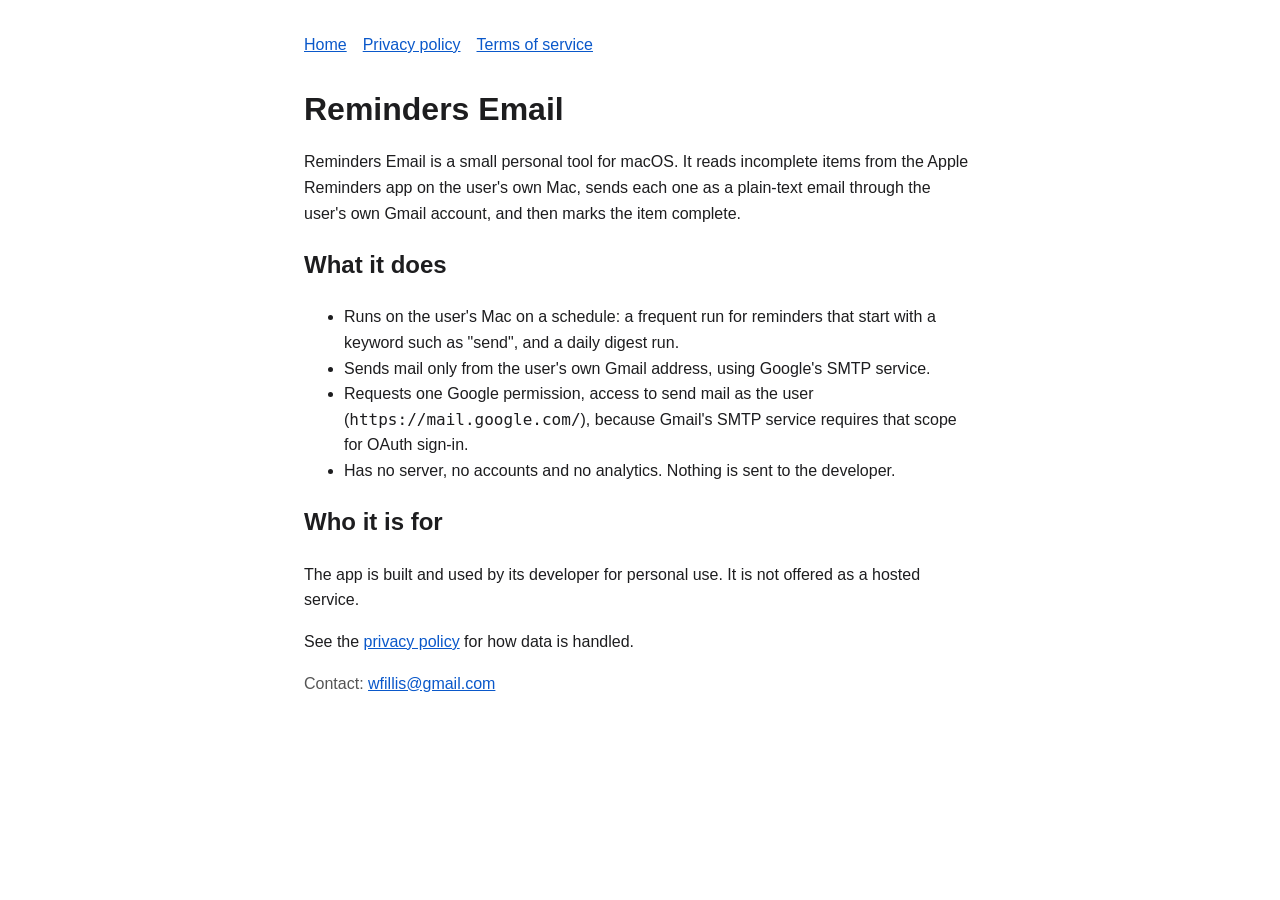
<file: index.html>
<!doctype html>
<html lang="en">
<head>
<meta charset="utf-8">
<meta name="viewport" content="width=device-width, initial-scale=1">
<title>Reminders Email</title>
<link rel="stylesheet" href="style.css">
</head>
<body>
<main>
<nav><a href="index.html">Home</a><a href="privacy.html">Privacy policy</a><a href="terms.html">Terms of service</a></nav>
<h1>Reminders Email</h1>
<p>Reminders Email is a small personal tool for macOS. It reads incomplete items from the Apple Reminders app on the user's own Mac, sends each one as a plain-text email through the user's own Gmail account, and then marks the item complete.</p>
<h2>What it does</h2>
<ul>
<li>Runs on the user's Mac on a schedule: a frequent run for reminders that start with a keyword such as "send", and a daily digest run.</li>
<li>Sends mail only from the user's own Gmail address, using Google's SMTP service.</li>
<li>Requests one Google permission, access to send mail as the user (<code>https://mail.google.com/</code>), because Gmail's SMTP service requires that scope for OAuth sign-in.</li>
<li>Has no server, no accounts and no analytics. Nothing is sent to the developer.</li>
</ul>
<h2>Who it is for</h2>
<p>The app is built and used by its developer for personal use. It is not offered as a hosted service.</p>
<p>See the <a href="privacy.html">privacy policy</a> for how data is handled.</p>
<p class="muted">Contact: <a href="mailto:wfillis@gmail.com">wfillis@gmail.com</a></p>
</main>
</body>
</html>
</file>
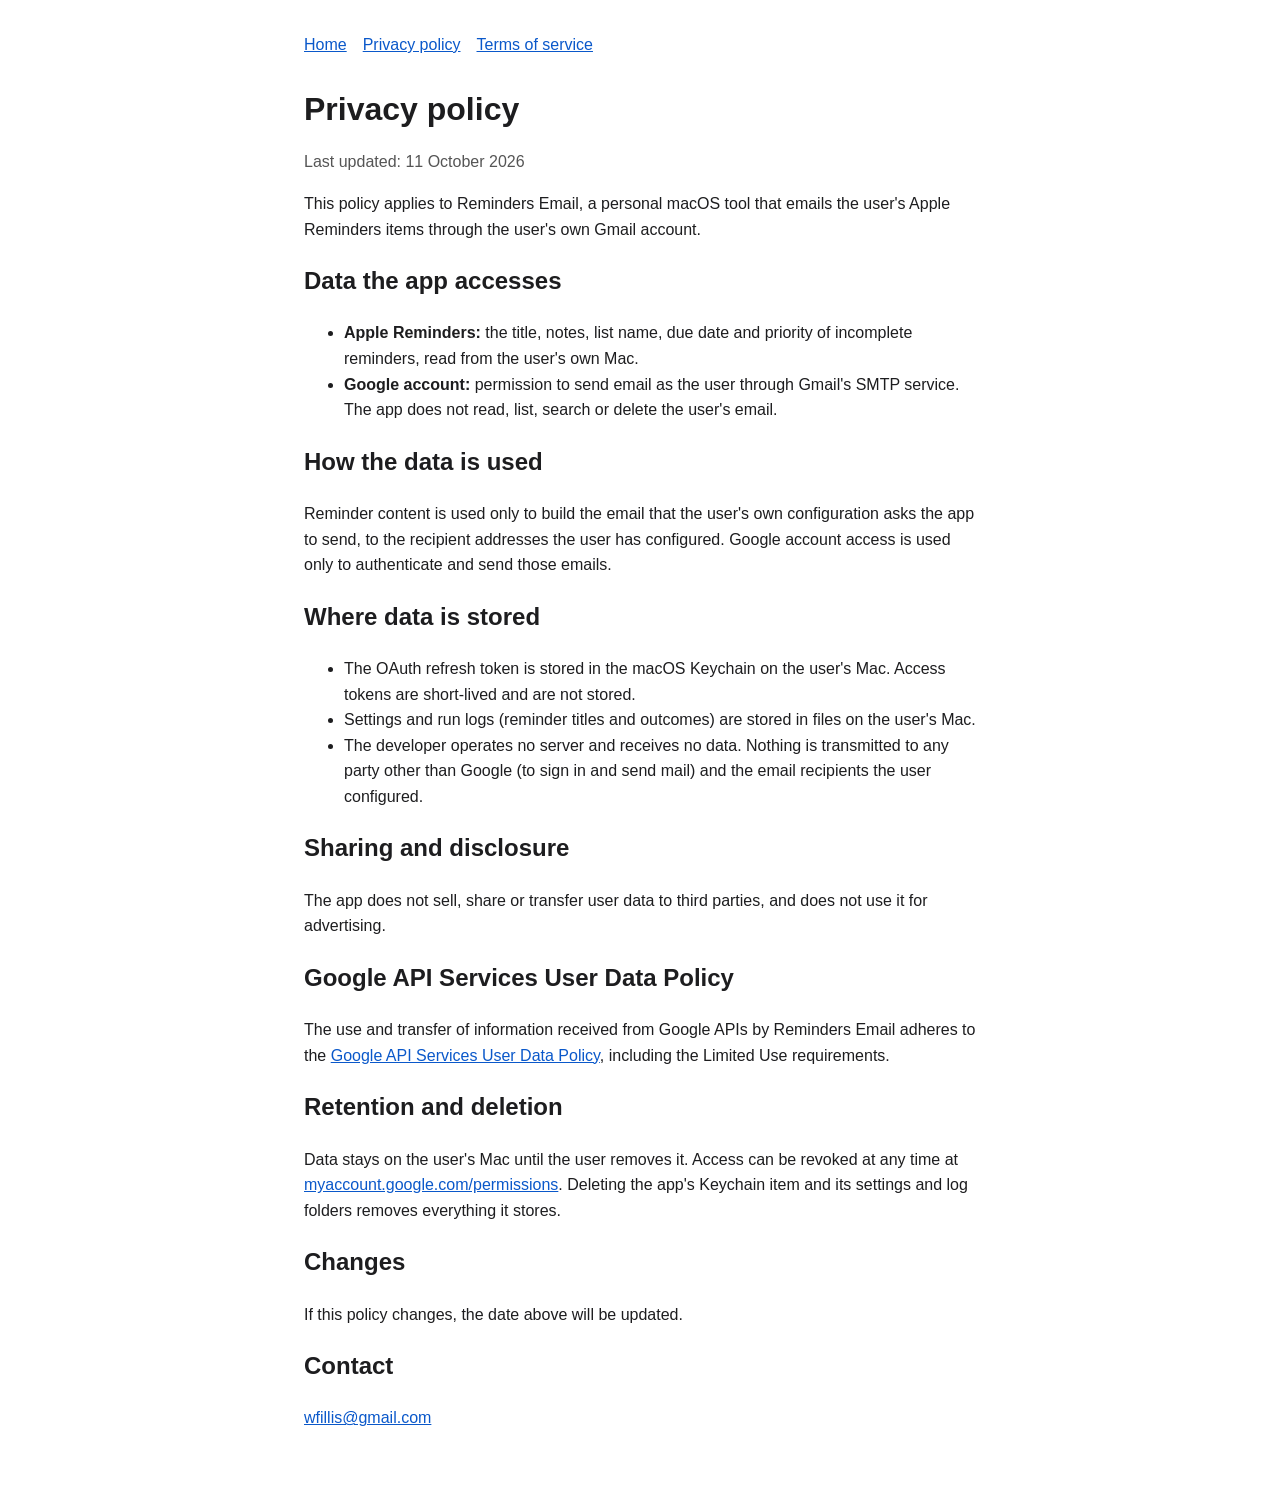
<file: privacy.html>
<!doctype html>
<html lang="en">
<head>
<meta charset="utf-8">
<meta name="viewport" content="width=device-width, initial-scale=1">
<title>Reminders Email - Privacy policy</title>
<link rel="stylesheet" href="style.css">
</head>
<body>
<main>
<nav><a href="index.html">Home</a><a href="privacy.html">Privacy policy</a><a href="terms.html">Terms of service</a></nav>
<h1>Privacy policy</h1>
<p class="muted">Last updated: 11 October 2026</p>

<p>This policy applies to Reminders Email, a personal macOS tool that emails the user's Apple Reminders items through the user's own Gmail account.</p>

<h2>Data the app accesses</h2>
<ul>
<li><strong>Apple Reminders:</strong> the title, notes, list name, due date and priority of incomplete reminders, read from the user's own Mac.</li>
<li><strong>Google account:</strong> permission to send email as the user through Gmail's SMTP service. The app does not read, list, search or delete the user's email.</li>
</ul>

<h2>How the data is used</h2>
<p>Reminder content is used only to build the email that the user's own configuration asks the app to send, to the recipient addresses the user has configured. Google account access is used only to authenticate and send those emails.</p>

<h2>Where data is stored</h2>
<ul>
<li>The OAuth refresh token is stored in the macOS Keychain on the user's Mac. Access tokens are short-lived and are not stored.</li>
<li>Settings and run logs (reminder titles and outcomes) are stored in files on the user's Mac.</li>
<li>The developer operates no server and receives no data. Nothing is transmitted to any party other than Google (to sign in and send mail) and the email recipients the user configured.</li>
</ul>

<h2>Sharing and disclosure</h2>
<p>The app does not sell, share or transfer user data to third parties, and does not use it for advertising.</p>

<h2>Google API Services User Data Policy</h2>
<p>The use and transfer of information received from Google APIs by Reminders Email adheres to the <a href="https://developers.google.com/terms/api-services-user-data-policy">Google API Services User Data Policy</a>, including the Limited Use requirements.</p>

<h2>Retention and deletion</h2>
<p>Data stays on the user's Mac until the user removes it. Access can be revoked at any time at <a href="https://myaccount.google.com/permissions">myaccount.google.com/permissions</a>. Deleting the app's Keychain item and its settings and log folders removes everything it stores.</p>

<h2>Changes</h2>
<p>If this policy changes, the date above will be updated.</p>

<h2>Contact</h2>
<p><a href="mailto:wfillis@gmail.com">wfillis@gmail.com</a></p>
</main>
</body>
</html>
</file>
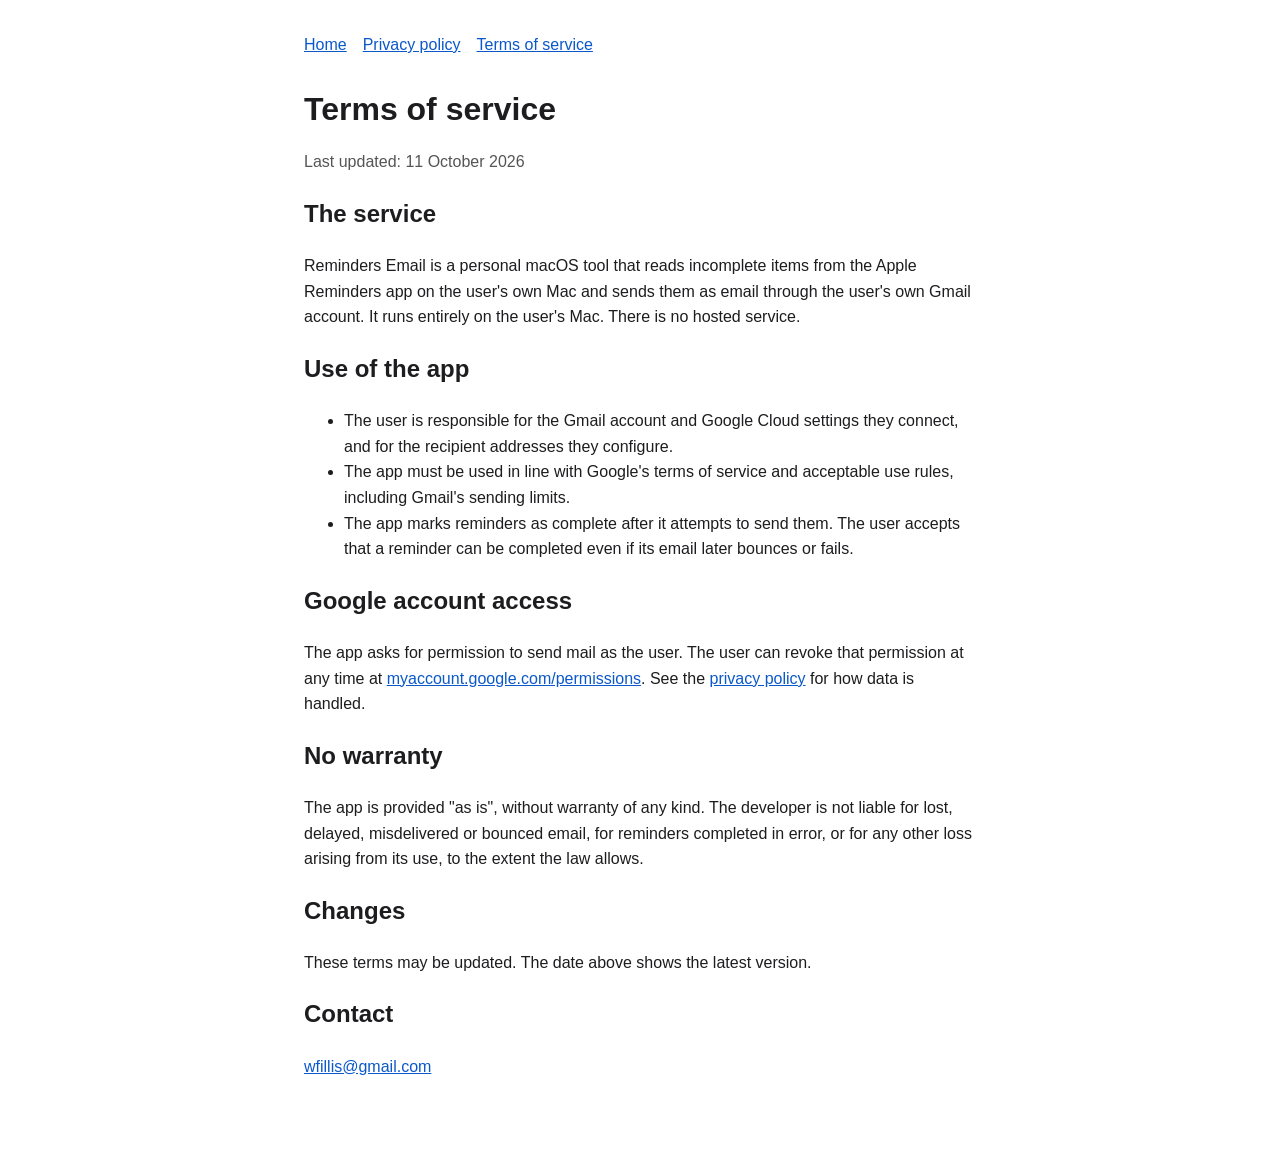
<file: terms.html>
<!doctype html>
<html lang="en">
<head>
<meta charset="utf-8">
<meta name="viewport" content="width=device-width, initial-scale=1">
<title>Reminders Email - Terms of service</title>
<link rel="stylesheet" href="style.css">
</head>
<body>
<main>
<nav><a href="index.html">Home</a><a href="privacy.html">Privacy policy</a><a href="terms.html">Terms of service</a></nav>
<h1>Terms of service</h1>
<p class="muted">Last updated: 11 October 2026</p>

<h2>The service</h2>
<p>Reminders Email is a personal macOS tool that reads incomplete items from the Apple Reminders app on the user's own Mac and sends them as email through the user's own Gmail account. It runs entirely on the user's Mac. There is no hosted service.</p>

<h2>Use of the app</h2>
<ul>
<li>The user is responsible for the Gmail account and Google Cloud settings they connect, and for the recipient addresses they configure.</li>
<li>The app must be used in line with Google's terms of service and acceptable use rules, including Gmail's sending limits.</li>
<li>The app marks reminders as complete after it attempts to send them. The user accepts that a reminder can be completed even if its email later bounces or fails.</li>
</ul>

<h2>Google account access</h2>
<p>The app asks for permission to send mail as the user. The user can revoke that permission at any time at <a href="https://myaccount.google.com/permissions">myaccount.google.com/permissions</a>. See the <a href="privacy.html">privacy policy</a> for how data is handled.</p>

<h2>No warranty</h2>
<p>The app is provided "as is", without warranty of any kind. The developer is not liable for lost, delayed, misdelivered or bounced email, for reminders completed in error, or for any other loss arising from its use, to the extent the law allows.</p>

<h2>Changes</h2>
<p>These terms may be updated. The date above shows the latest version.</p>

<h2>Contact</h2>
<p><a href="mailto:wfillis@gmail.com">wfillis@gmail.com</a></p>
</main>
</body>
</html>
</file>
<file: style.css>
:root { --bg:#ffffff; --fg:#1d1d1f; --muted:#555; --accent:#0a58ca; }
@media (prefers-color-scheme: dark) { :root { --bg:#16161a; --fg:#f2f2f5; --muted:#b0b0b8; --accent:#7db3ff; } }
body { margin:0; background:var(--bg); color:var(--fg); font:16px/1.6 -apple-system, "Segoe UI", Roboto, sans-serif; }
main { max-width:42rem; margin:0 auto; padding:2rem 1rem 4rem; }
a { color:var(--accent); }
h1 { line-height:1.2; }
nav { margin-bottom:2rem; }
nav a { margin-right:1rem; }
.muted { color:var(--muted); }
</file>
